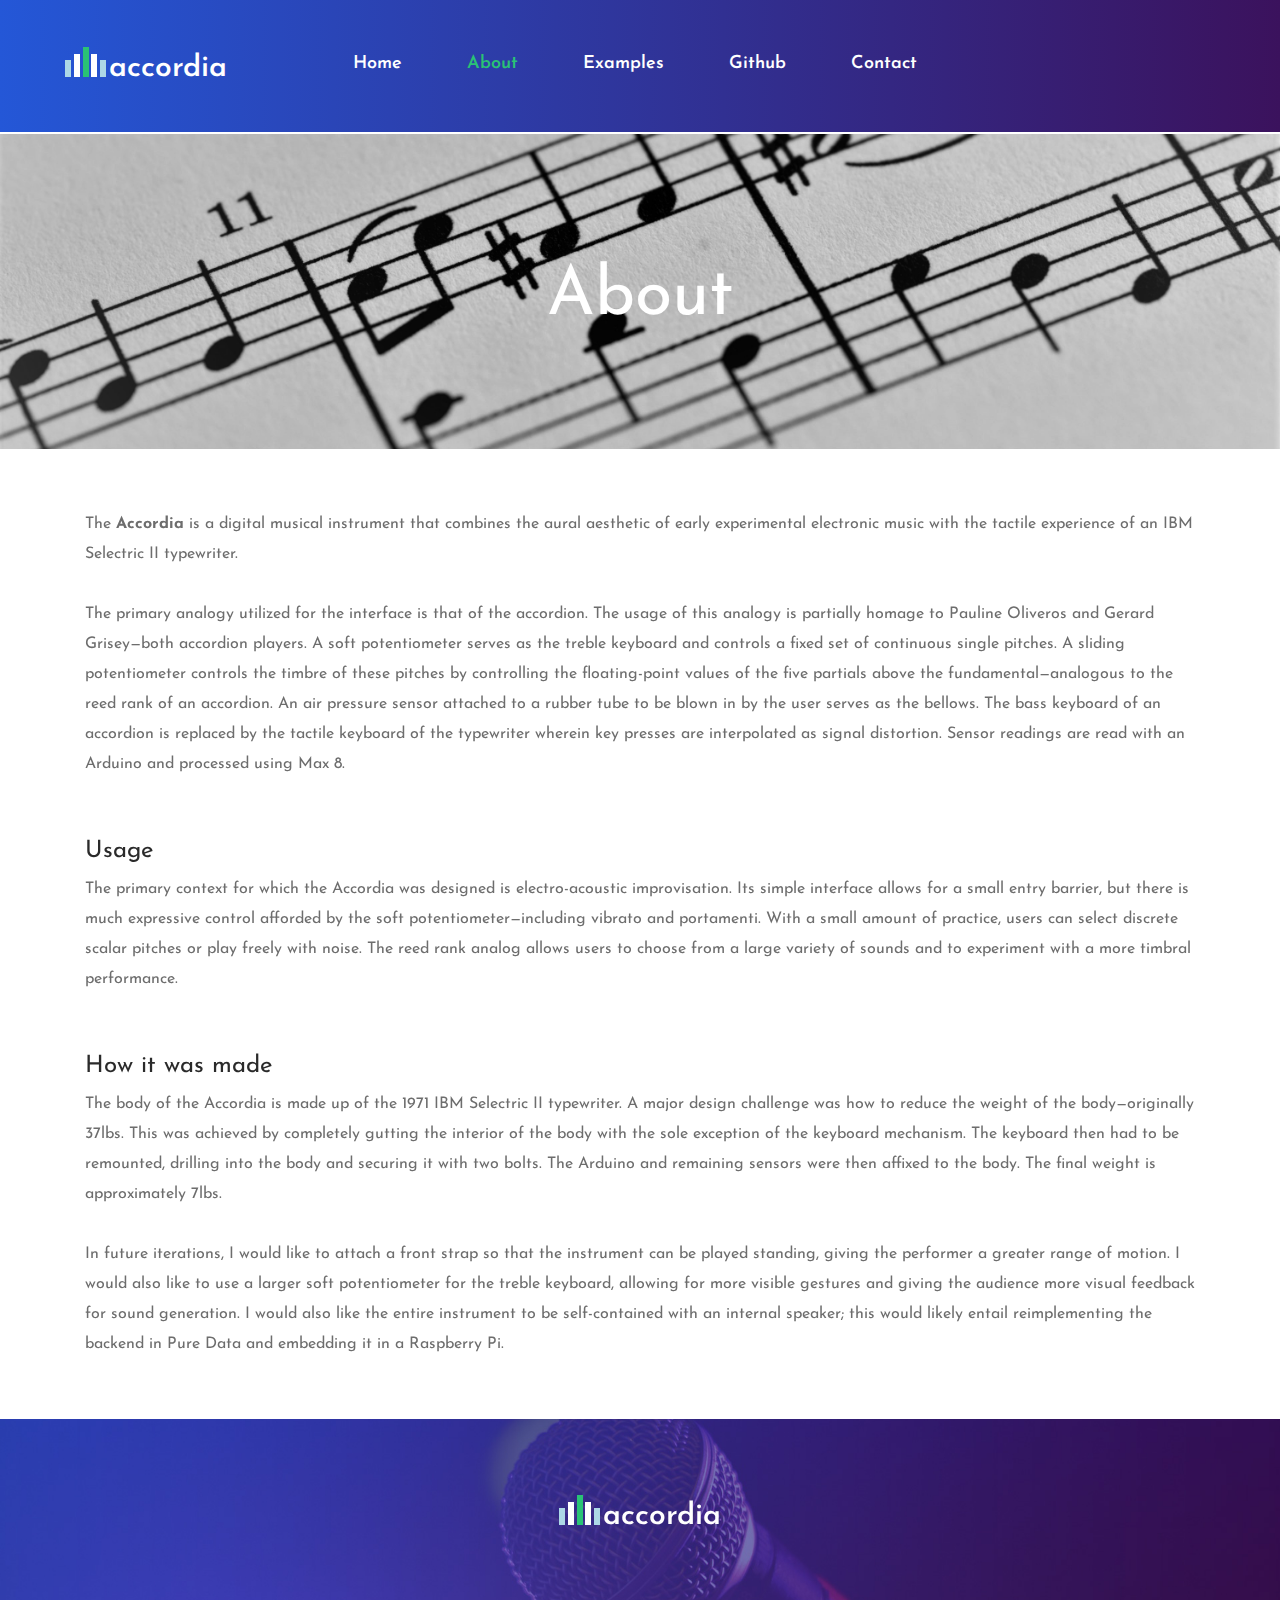
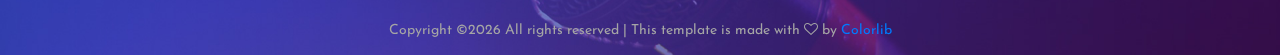
<file: docs/about.html>
<!DOCTYPE html>
<html lang="en">
<head>
<title>About</title>
<meta charset="utf-8">
<meta http-equiv="X-UA-Compatible" content="IE=edge">
<meta name="description" content="Music template project">
<meta name="viewport" content="width=device-width, initial-scale=1">
<link rel="stylesheet" type="text/css" href="styles/bootstrap-4.1.2/bootstrap.min.css">
<link href="plugins/font-awesome-4.7.0/css/font-awesome.min.css" rel="stylesheet" type="text/css">
<link rel="stylesheet" type="text/css" href="styles/elements.css">
<link rel="stylesheet" type="text/css" href="styles/elements_responsive.css">
</head>
<body>

<div class="super_container">
	
	<!-- Header -->

<header class="header">
	<div class="container">
		<div class="row">
			<div class="col">
				<div class="header_content d-flex flex-row align-items-center justify-content-center">

					<!-- Logo -->
					<div class="logo">
						<a href="#" class="d-flex flex-row align-items-end justify-content-start">
							<span class="logo_bars d-flex flex-row align-items-end justify-content-between"><span></span><span></span><span></span><span></span><span></span></span>
							<span class="logo_text">accordia</span>
						</a>
					</div>

					<!-- Main Navigation -->
					<nav class="main_nav">
						<ul class="d-flex flex-row align-items-center justify-content-start">
							<li><a href="index.html">Home</a></li>
							<li><a style="color: #2ac275;" href="about.html">About</a></li>
							<li><a href="implementation.html">Examples</a></li>
							<li><a href="https://github.com/c-roberts/accordia">Github</a></li>
							<li><a href="contact.html">Contact</a></li>
						</ul>
					</nav>

				</div>
			</div>
		</div>
	</div>
</header>

	<!-- Menu -->

	<div class="menu">
			<div class="menu_container">
				<div class="menu_background"></div>
				<div class="menu_close"><i class="fa fa-times" aria-hidden="true"></i></div>
				<div class="menu_content d-flex flex-column align-items-center justify-content-start">
					<nav class="menu_nav">
						<ul class="d-flex flex-column align-items-center justify-content-start">
							<li><a href="index.html">Home</a></li>
							<li><a href="artists.html">Artists</a></li>
							<li><a href="#">Download Music</a></li>
							<li><a href="blog.html">News</a></li>
							<li><a href="contact.html">Contact</a></li>
						</ul>
					</nav>
				</div>
			</div>
		</div>



	<!-- Home -->

	<div class="home">
		<div class="parallax_background parallax-window" data-parallax="scroll" data-image-src="images/background2.jpg" data-speed="0.8"></div>
		<div class="home_container">
			<div class="container">
				<div class="row">
					<div class="col">
						<div class="home_content text-center">
							<div class="home_title">About</div>
						</div>
					</div>
				</div>
			</div>
		</div>
	</div>

	<!-- Text Area -->

	<div class="elements">
		<div class="container">
			<div id="text-area">
				<p>
				The <b>Accordia</b> is a digital musical instrument that combines the aural aesthetic of 
				early experimental electronic music with the tactile experience of an IBM Selectric II typewriter. 
				<br><br>The primary analogy utilized for the interface is that of the accordion. The usage of 
				this analogy is partially homage to Pauline Oliveros and Gerard Grisey—both accordion players. 
				A soft potentiometer serves as the treble keyboard and controls a fixed set of continuous single
				pitches. A sliding potentiometer controls the timbre of these pitches by controlling the floating-point 
				values of the five partials above the fundamental—analogous to the reed rank of an accordion. An air 
				pressure sensor attached to a rubber tube to be blown in by the user serves as the bellows. The bass 
				keyboard of an accordion is replaced by the tactile keyboard of the typewriter wherein key presses 
				are interpolated as signal distortion. Sensor readings are read with an Arduino and processed using Max 8.
				</p><br><br>
				<h3>Usage</h3>
				<p>The primary context for which the Accordia was designed is electro-acoustic improvisation. 
				Its simple interface allows for a small entry barrier, but there is much expressive control afforded
				by the soft potentiometer—including vibrato and portamenti. With a small amount of practice, users can
				select discrete scalar pitches or play freely with noise. The reed rank analog allows users to choose from
				a large variety of sounds and to experiment with a more timbral performance.
				</p><br><br>
				
				<h3>How it was made</h3>
				<p>
				The body of the Accordia is made up of the 1971 IBM Selectric II typewriter.
				A major design challenge was how to reduce the weight of the body—originally 37lbs.
				This was achieved by completely gutting the interior of the body with the sole exception 
				of the keyboard mechanism. The keyboard then had to be remounted, drilling into the body and securing it with two bolts. The Arduino and 
				remaining sensors were then affixed to the body. The final weight is approximately 7lbs.
				<br><br>In future iterations, I would like to attach a front strap so that the instrument can be played standing, 
				giving the performer a greater range of motion. I would also like to use a larger soft potentiometer for the treble keyboard, 
				allowing for more visible gestures and giving the audience more visual feedback for sound generation. I would also like the entire
				instrument to be self-contained with an internal speaker; this would likely entail reimplementing the backend in Pure Data and embedding
				it in a Raspberry Pi.

			</p>




			</div>

		</div>
	</div>

	<!-- Footer -->

	<footer class="footer">
		<div class="background_image" style="background-image:url(images/footer.jpg)"></div>
		<div class="footer_content">
			<div class="container">
				<div class="row">
					<div class="col text-center">

						<!-- Logo -->
						<div class="logo">
							<a href="#" class="d-flex flex-row align-items-end justify-content-start">
								<span class="logo_bars d-flex flex-row align-items-end justify-content-between"><span></span><span></span><span></span><span></span><span></span></span>
								<span class="logo_text">accordia</span>
							</a>
						</div>



					</div>
				</div>
			</div>
		</div>
		<div class="footer_bar">
			<div class="container">
				<div class="row">
					<div class="col">
						<div class="copyright text-center"><!-- Link back to Colorlib can't be removed. Template is licensed under CC BY 3.0. -->
Copyright &copy;<script>document.write(new Date().getFullYear());</script> All rights reserved | This template is made with <i class="fa fa-heart-o" aria-hidden="true"></i> by <a href="https://colorlib.com" target="_blank">Colorlib</a>
<!-- Link back to Colorlib can't be removed. Template is licensed under CC BY 3.0. --></div>
					</div>
				</div>
			</div>
		</div>
			
	</footer>
</div>

<script src="js/jquery-3.3.1.min.js"></script>
<script src="styles/bootstrap-4.1.2/popper.js"></script>
<script src="styles/bootstrap-4.1.2/bootstrap.min.js"></script>
<script src="plugins/greensock/TweenMax.min.js"></script>
<script src="plugins/greensock/TimelineMax.min.js"></script>
<script src="plugins/scrollmagic/ScrollMagic.min.js"></script>
<script src="plugins/greensock/animation.gsap.min.js"></script>
<script src="plugins/greensock/ScrollToPlugin.min.js"></script>
<script src="plugins/jPlayer/jquery.jplayer.min.js"></script>
<script src="plugins/jPlayer/jplayer.playlist.min.js"></script>
<script src="plugins/easing/easing.js"></script>
<script src="plugins/progressbar/progressbar.min.js"></script>
<script src="plugins/parallax-js-master/parallax.min.js"></script>
<script src="plugins/scrollTo/jquery.scrollTo.min.js"></script>
<script src="plugins/jquery-circle-progress-1.2.2/circle-progress.js"></script>
<script src="js/elements.js"></script>
</body>
</html>
</file>
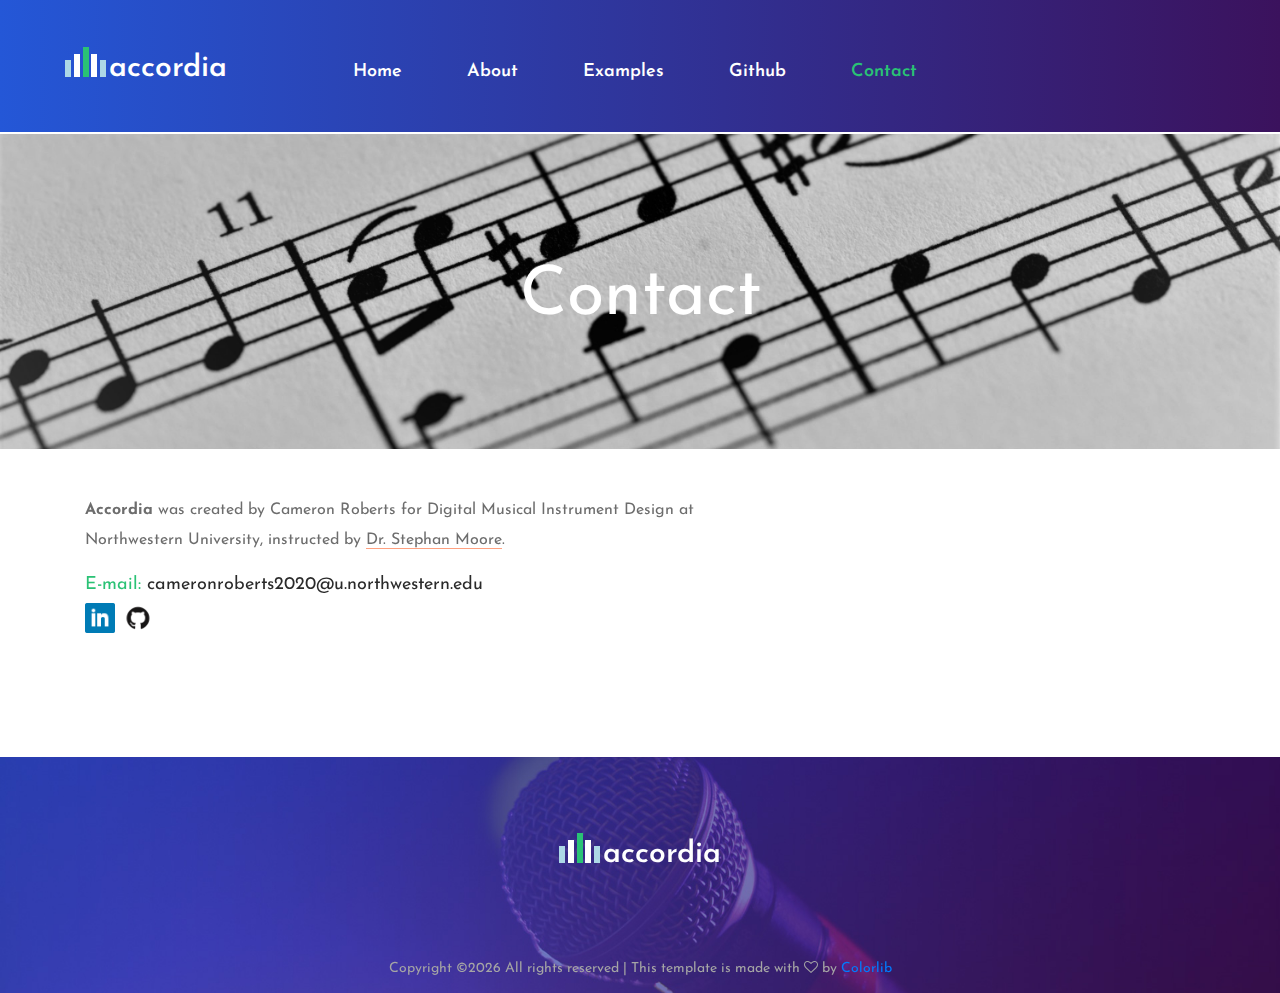
<file: docs/contact.html>
<!DOCTYPE html>
<html lang="en">
<head>
<title>Contact</title>
<meta charset="utf-8">
<meta http-equiv="X-UA-Compatible" content="IE=edge">
<meta name="description" content="Music template project">
<meta name="viewport" content="width=device-width, initial-scale=1">
<link rel="stylesheet" type="text/css" href="styles/bootstrap-4.1.2/bootstrap.min.css">
<link href="plugins/font-awesome-4.7.0/css/font-awesome.min.css" rel="stylesheet" type="text/css">
<link rel="stylesheet" type="text/css" href="styles/contact.css">
<link rel="stylesheet" type="text/css" href="styles/contact_responsive.css">
</head>
<body>

<div class="super_container">
	
	<!-- Header -->
	<header class="header">
		<div class="container">
			<div class="row">
				<div class="col">
					<div class="header_content d-flex flex-row align-items-center justify-content-center">
	
						<!-- Logo -->
						<div class="logo">
							<a href="#" class="d-flex flex-row align-items-end justify-content-start">
								<span class="logo_bars d-flex flex-row align-items-end justify-content-between"><span></span><span></span><span></span><span></span><span></span></span>
								<span class="logo_text">accordia</span>
							</a>
						</div>
	
						<!-- Main Navigation -->
						<nav class="main_nav">
							<ul class="d-flex flex-row align-items-center justify-content-start">
								<li><a href="index.html">Home</a></li>
								<li><a href="about.html">About</a></li>
								<li><a href="implementation.html">Examples</a></li>
								<li><a href="https://github.com/c-roberts/accordia">Github</a></li>
								<li><a style="color: #2ac275;" href="contact.html">Contact</a></li>
							</ul>
						</nav>

					<!-- User area -->
					<div class="log_reg d-flex flex-row align-items-center justify-content-start">


							<!-- Hamburger -->
							<div class="hamburger d-flex flex-column align-items-end justify-content-between"><div></div><div></div><div></div></div>
						</div>
	
					</div>
				</div>
			</div>
		</div>
	</header>





	<!-- Home -->

	<div class="home">
		<div class="parallax_background parallax-window" data-parallax="scroll" data-image-src="images/background2.jpg" data-speed="0.8"></div>
		<div class="home_container">
			<div class="container">
				<div class="row">
					<div class="col">
						<div class="home_content text-center">
							<div class="home_title">Contact</div>
						</div>
					</div>
				</div>
			</div>
		</div>
	</div>

	<!-- Contact -->

	<div class="contact">
		<div class="container">
				
				<!-- Contact Content -->
	


					<div class="contact_content" style="">
						<div style="width:60%;" >
							<p><b>Accordia</b> was created by Cameron Roberts for Digital Musical Instrument Design at Northwestern University, 
								instructed by <a href="https://oddnoise.com/aboutme.html"> Dr. Stephan Moore</a>.</p>
							</div>
						<div class="contact_list">
							<ul>
								<li><span>E-mail:</span> cameronroberts2020@u.northwestern.edu</li>
							</ul>
						</div>
					</div>

					<div style="width:20%; ">
						<div id="team" >
							<div id="social"><a href="https://www.linkedin.com/in/cameron-roberts-1b112a160/"><img  src="images/linkedin.png" alt="" width="30" height="30">
							</a><a href="https://github.com/c-roberts"><img  src="images/github.png" alt="" width="30" height="30"></a></div>
	
						</div>
					</div>
				


		</div>
	</div>


	<!-- Footer -->

	<footer class="footer">
		<div class="background_image" style="background-image:url(images/footer.jpg)"></div>
		<div class="footer_content">
			<div class="container">
				<div class="row">
					<div class="col text-center">

						<!-- Logo -->
						<div class="logo">
							<a href="#" class="d-flex flex-row align-items-end justify-content-start">
								<span class="logo_bars d-flex flex-row align-items-end justify-content-between"><span></span><span></span><span></span><span></span><span></span></span>
								<span class="logo_text">accordia</span>
							</a>
						</div>

						<!-- Footer Social -->

					</div>
				</div>
			</div>
		</div>
		<div class="footer_bar">
			<div class="container">
				<div class="row">
					<div class="col">
						<div class="copyright text-center"><!-- Link back to Colorlib can't be removed. Template is licensed under CC BY 3.0. -->
Copyright &copy;<script>document.write(new Date().getFullYear());</script> All rights reserved | This template is made with <i class="fa fa-heart-o" aria-hidden="true"></i> by <a href="https://colorlib.com" target="_blank">Colorlib</a>
<!-- Link back to Colorlib can't be removed. Template is licensed under CC BY 3.0. --></div>
					</div>
				</div>
			</div>
		</div>
			
	</footer>


</div>

<script src="js/jquery-3.3.1.min.js"></script>
<script src="styles/bootstrap-4.1.2/popper.js"></script>
<script src="styles/bootstrap-4.1.2/bootstrap.min.js"></script>
<script src="plugins/greensock/TweenMax.min.js"></script>
<script src="plugins/greensock/TimelineMax.min.js"></script>
<script src="plugins/scrollmagic/ScrollMagic.min.js"></script>
<script src="plugins/greensock/animation.gsap.min.js"></script>
<script src="plugins/greensock/ScrollToPlugin.min.js"></script>
<script src="plugins/jPlayer/jquery.jplayer.min.js"></script>
<script src="plugins/easing/easing.js"></script>
<script src="plugins/progressbar/progressbar.min.js"></script>
<script src="plugins/parallax-js-master/parallax.min.js"></script>
<script src="plugins/scrollTo/jquery.scrollTo.min.js"></script>
<script src="js/contact.js"></script>
</body>
</html>
</file>
<file: docs/styles/elements.css>
@charset "utf-8";
/* CSS Document */

/******************************

[Table of Contents]

1. Fonts
2. Body and some general stuff
3. Header
4. Menu
5. Home
6. Elements
	6.1 Buttons
	6.2 Accordions
	6.3 Tabs
	6.4 Loaders
	6.5 Milestones
	6.6 Icon Boxes
7. Footer


******************************/

/***********
1. Fonts
***********/

@import url('https://fonts.googleapis.com/css?family=Josefin+Sans:300,400,600,700');

/*********************************
2. Body and some general stuff
*********************************/

*
{
	margin: 0;
	padding: 0;
	-webkit-font-smoothing: antialiased;
	-webkit-text-shadow: rgba(0,0,0,.01) 0 0 1px;
	text-shadow: rgba(0,0,0,.01) 0 0 1px;
}
body
{
	font-family: 'Josefin Sans', sans-serif;
	font-size: 14px;
	font-weight: 400;
	background: #FFFFFF;
	color: #a5a5a5;
}
div
{
	display: block;
	position: relative;
	-webkit-box-sizing: border-box;
    -moz-box-sizing: border-box;
    box-sizing: border-box;
}
ul
{

}

p
{
	font-family: 'Josefin Sans', sans-serif;
	font-size: 16px;
	line-height: 1.875;
	font-weight: 400;
	color: #6d6d6d;
	-webkit-font-smoothing: antialiased;
	-webkit-text-shadow: rgba(0,0,0,.01) 0 0 1px;
	text-shadow: rgba(0,0,0,.01) 0 0 1px;
}
p a
{
	display: inline;
	position: relative;
	color: inherit;
	border-bottom: solid 1px #ffa07f;
	-webkit-transition: all 200ms ease;
	-moz-transition: all 200ms ease;
	-ms-transition: all 200ms ease;
	-o-transition: all 200ms ease;
	transition: all 200ms ease;
}
p:last-of-type
{
	margin-bottom: 0;
}
a
{
	-webkit-transition: all 200ms ease;
	-moz-transition: all 200ms ease;
	-ms-transition: all 200ms ease;
	-o-transition: all 200ms ease;
	transition: all 200ms ease;
}
a, a:hover, a:visited, a:active, a:link
{
	text-decoration: none;
	-webkit-font-smoothing: antialiased;
	-webkit-text-shadow: rgba(0,0,0,.01) 0 0 1px;
	text-shadow: rgba(0,0,0,.01) 0 0 1px;
}
p a:active
{
	position: relative;
	color: #FF6347;
}
p a:hover
{
	color: #FFFFFF;
	background: #ffa07f;
}
p a:hover::after
{
	opacity: 0.2;
}
::selection
{
	background: rgba(42,194,117,0.9);
	color: #ffffff;
}
p::selection
{
	
}
h1{font-size: 48px;}
h2{font-size: 36px;}
h3{font-size: 24px;}
h4{font-size: 18px;}
h5{font-size: 14px;}
h1, h2, h3, h4, h5, h6
{
	font-family: 'Josefin Sans', sans-serif;
	-webkit-font-smoothing: antialiased;
	-webkit-text-shadow: rgba(0,0,0,.01) 0 0 1px;
	text-shadow: rgba(0,0,0,.01) 0 0 1px;
	line-height: 1.2;
	color: #2a2a2a;
	font-weight: 400;
}
h1::selection, 
h2::selection, 
h3::selection, 
h4::selection, 
h5::selection, 
h6::selection
{
	
}
img
{
	max-width: 100%;
}
button:active
{
	outline: none;
}
.form-control
{
	color: #db5246;
}
section
{
	display: block;
	position: relative;
	box-sizing: border-box;
}
.clear
{
	clear: both;
}
.clearfix::before, .clearfix::after
{
	content: "";
	display: table;
}
.clearfix::after
{
	clear: both;
}
.clearfix
{
	zoom: 1;
}
.float_left
{
	float: left;
}
.float_right
{
	float: right;
}
.trans_200
{
	-webkit-transition: all 200ms ease;
	-moz-transition: all 200ms ease;
	-ms-transition: all 200ms ease;
	-o-transition: all 200ms ease;
	transition: all 200ms ease;
}
.trans_300
{
	-webkit-transition: all 300ms ease;
	-moz-transition: all 300ms ease;
	-ms-transition: all 300ms ease;
	-o-transition: all 300ms ease;
	transition: all 300ms ease;
}
.trans_400
{
	-webkit-transition: all 400ms ease;
	-moz-transition: all 400ms ease;
	-ms-transition: all 400ms ease;
	-o-transition: all 400ms ease;
	transition: all 400ms ease;
}
.trans_500
{
	-webkit-transition: all 500ms ease;
	-moz-transition: all 500ms ease;
	-ms-transition: all 500ms ease;
	-o-transition: all 500ms ease;
	transition: all 500ms ease;
}
.fill_height
{
	height: 100%;
}
.super_container
{
	width: 100%;
	overflow: hidden;
}
.prlx_parent
{
	overflow: hidden;
}
.prlx
{
	height: 130% !important;
}
.parallax-window
{
    min-height: 400px;
    background: transparent;
}
.parallax_background
{
	position: absolute;
	top: 0;
	left: 0;
	width: 100%;
	height: 100%;
}
.background_image
{
	position: absolute;
	top: 0;
	left: 0;
	width: 100%;
	height: 100%;
	background-repeat: no-repeat;
	background-size: cover;
	background-position: center center;
}
.nopadding
{
	padding: 0px !important;
}
.owl-carousel,
.owl-carousel .owl-stage-outer,
.owl-carousel .owl-stage,
.owl-carousel .owl-item
{
	height: 100%;
}
.slide
{
	height: 100%;
}
.container_reset > .container
{
	max-width: 100%;
	padding-left: 0;
	padding-right: 0;
}
.container_reset > .container .row
{
	margin-left: 0;
	margin-right: 0;
}
.container_reset > .container .row > div[class^='col']
{
	padding-left: 0;
	padding-right: 0;
}
.button
{
	position: relative;
	overflow: hidden;
	width: 200px;
    height: 56px;
    border-radius: 22px;
    border: none;
    outline: none;
    cursor: pointer;
    text-align: center;
}
.button::after
{
	display: block;
	position: absolute;
	top: 0;
	left: -100%;
	width: 200%;
	height: 100%;
	background-color: #2ac275;
	background-image: linear-gradient(to right, #2ac275, #cbdc0b, #2ac275);
	background: #2ac275;
	background: linear-gradient(to right, #2ac275, #cbdc0b, #2ac275);
	content: '';
	z-index: 0;
	-webkit-transition: all 400ms ease;
	-moz-transition: all 400ms ease;
	-ms-transition: all 400ms ease;
	-o-transition: all 400ms ease;
	transition: all 400ms ease;
}
.button:hover::after
{
	left: 0;
}
.button a
{
	position: relative;
	font-size: 14px;
    font-weight: 700;
    color: #ffffff;
    text-transform: uppercase;
    z-index: 1;
    line-height: 56px;
}
.button span
{
	position: relative;
	font-size: 14px;
    font-weight: 700;
    color: #ffffff;
    line-height: 56px;
    text-transform: uppercase;
	z-index: 1;
}
.section_title h1
{
	font-size: 60px;
	font-weight: 400;
}

/*********************************
3. Header
*********************************/

.header
{
	position: fixed;
	top: 0;
	left: 0;
	width: 100%;
	background-color: #3b125d;
	background-image: linear-gradient(to right, #2457d7, #3b125d);
	background: #3b125d;
	background: linear-gradient(to right, #2457d7, #3b125d);
	z-index: 100;
}
/*Header gradient bottom border*/
.header::after
{
	position: absolute;
	left: 0;
	bottom: 0;
	width: 100%;
	height: 2px;
	content: '';
	background-color: white;
}
.header_content
{
	width: calc(100% + 30px);
	left: -20px;
	height: 134px;
	-webkit-transition: all 400ms ease;
	-moz-transition: all 400ms ease;
	-ms-transition: all 400ms ease;
	-o-transition: all 400ms ease;
	transition: all 400ms ease;
}
.header.scrolled .header_content
{
	height: 75px;
}
.logo
{
	position: absolute;
	left: 0;
	top: 46%;
	-webkit-transform: translateY(-50%);
	-moz-transform: translateY(-50%);
	-ms-transform: translateY(-50%);
	-o-transform: translateY(-50%);
	transform: translateY(-50%);
}
.logo_bars
{
	width: 41px;
	height: 30px;
}
.logo_bars > span
{
	width: 6px;
}
.logo_bars > span:first-of-type,
.logo_bars > span:last-of-type
{
	height: 17px;
	background: lightblue;
}
.logo_bars > span:nth-child(2),
.logo_bars > span:nth-child(4)
{
	height: 23px;
	background: white;
}
.logo_bars > span:nth-child(3)
{
	height: 30px;
	background: #2ac275;
}
.logo_text
{
	line-height: 0.75;
	font-size: 30px;
	font-weight: 600;
	color: #ffffff;
	margin-left: 3px;
	-webkit-transform: translateY(4px);
	-moz-transform: translateY(4px);
	-ms-transform: translateY(4px);
	-o-transform: translateY(4px);
	transform: translateY(4px);
}
.main_nav
{
	-webkit-transform: translateY(5px);
	-moz-transform: translateY(5px);
	-ms-transform: translateY(5px);
	-o-transform: translateY(5px);
	transform: translateY(5px);
}
.main_nav ul li
{
	position: relative;
	list-style: none;
	margin-bottom: 0px;
}
.main_nav ul li:not(:last-of-type)
{
	margin-right: 65px;
}
.main_nav ul li a
{
	font-size: 18px;
	font-weight: 600;
	color: #ffffff;
}
.main_nav ul li a:hover,
.main_nav ul li.active a
{
	color: #2ac275;
}
.main_nav ul li.active::after
{
	position: absolute;
	left: 50%;
	-webkit-transform: translateX(-50%);
	-moz-transform: translateX(-50%);
	-ms-transform: translateX(-50%);
	-o-transform: translateX(-50%);
	transform: translateX(-50%);
	bottom: -20px;
	width: 14px;
	height: 14px;
	background: #2ac275;
	border-radius: 50%;
	content: '';
	-webkit-transition: all 400ms ease;
	-moz-transition: all 400ms ease;
	-ms-transition: all 400ms ease;
	-o-transition: all 400ms ease;
	transition: all 400ms ease;
}
.header.scrolled .main_nav ul li.active::after
{
	bottom: -10px;
	width: 10px;
	height: 10px;
}
.log_reg
{
	position: absolute;
	top: 44%;
	right: 0;
	flex: 0 0 auto;
}
.header.scrolled .log_reg
{
	top: 50%;
	-webkit-transform: translateY(-50%);
	-moz-transform: translateY(-50%);
	-ms-transform: translateY(-50%);
	-o-transform: translateY(-50%);
	transform: translateY(-50%);
}
.log_reg ul
{
	display: block;
}
.log_reg ul li
{
	position: relative;
}
.log_reg ul li:not(:last-of-type)
{
	padding-right: 18px;
	margin-right: 1px;
}
.log_reg ul li:not(:last-of-type)::after
{
	position: absolute;
	top: 0;
	right: 0;
	content: '/';
	font-size: 18px;
	font-weight: 600;
	color: #ffffff;
	margin-left: 5px;
	margin-right: 5px;
}
.log_reg ul li a
{
	font-size: 18px;
	font-weight: 600;
	color: #ffffff;
}
.log_reg ul li a:hover
{
	color: #2e9e7a;
}


/*********************************
4. Menu
*********************************/

.menu
{
	position: fixed;
	top: 0;
	left: 0;
	width: 100vw;
	height: 100vh;
	z-index: 101;
	visibility: hidden;
	opacity: 0;
	-webkit-transition: all 400ms ease;
	-moz-transition: all 400ms ease;
	-ms-transition: all 400ms ease;
	-o-transition: all 400ms ease;
	transition: all 400ms ease;
}
.menu.active
{
	visibility: visible;
	opacity: 1;
}
.menu_container
{
	width: 100%;
	height: 100%;
}
.menu_background
{
	position: absolute;
	top: 0;
	left: 0;
	width: 100%;
	height: 100%;
	background-color: #3b125d;
	background-image: linear-gradient(to right, #2457d7, #3b125d);
	background: #3b125d;
	background: linear-gradient(to right, #2457d7, #3b125d);
	opacity: 0.95;
}
.menu_close
{
	position: absolute;
	top: 50px;
	right: 50px;
	cursor: pointer;
}
.menu_close i
{
	font-size: 22px;
	color: #ffffff;
}
.menu_content
{
	position: absolute;
	top: 40%;
	-webkit-transform: translateY(-50%);
	-moz-transform: translateY(-50%);
	-ms-transform: translateY(-50%);
	-o-transform: translateY(-50%);
	transform: translateY(-50%);
	left: 0;
	width: 100%;
}
.menu_nav ul li
{
	position: relative;
	display: inline-block;
	
}
.menu_nav ul li::after
{
	display: block;
	position: absolute;
	top: 53%;
	-webkit-transform: translateY(-50%);
	-moz-transform: translateY(-50%);
	-ms-transform: translateY(-50%);
	-o-transform: translateY(-50%);
	transform: translateY(-50%);
	left: 0;
	width: 0;
	height: 3px;
	background: #ffffff;
	content: '';
	z-index: 1;
	-webkit-transition: all 400ms ease;
	-moz-transition: all 400ms ease;
	-ms-transition: all 400ms ease;
	-o-transition: all 400ms ease;
	transition: all 400ms ease;
}
.menu_nav ul li:hover::after
{
	width: 100%;
}
.menu_nav ul li a
{
	font-size: 36px;
	font-weight: 400;
	color: #ffffff;
}

/*********************************
5. Home
*********************************/

.home
{
	height: 449px;
}
.home_container
{
	position: absolute;
	left: 0;
	top: 57.2%;
	width: 100%;
}
.home_title
{
	font-size: 68px;
	font-weight: 400;
	color: #ffffff;
	line-height: 1.2;
}

/*********************************
8. Songs
*********************************/

.songs
{
	background: #ffffff;
	padding-top: 119px;
	padding-bottom: 119px;
}
.songs_title
{
	margin-top: 32px;
}
.songs_title h1
{
	font-size: 48px;
	font-weight: 400;
	color: #2a2a2a;
}
.songs_text
{
	margin-top: 13px;
}
.artist_store
{
	margin-top: 47px;
	padding-left: 2px;
}
.store
{
	width: 91px;
}
.store:not(:last-child)
{
	margin-right: 11px;
}
.songs_container
{
	width: calc(100% + 31px);
}
.song:not(:last-child)
{
	margin-bottom: 18px;
}
.single_player_container
{
	
}
.single_player
{
	width: 100%;
	background: #eef2f6;
	border-radius: 22px;
	padding-left: 23px;
	padding-right: 55px;
}
.single_player_inner
{
	height: 102px;
}
.jp-audio
{
	width: 100%;
}
.time_controls
{
	width: calc(100% - 193px);
	flex: 0 0 auto;
}
.player_controls_box
{
	width: 84px;
	padding-right: 25px;
	flex: 0 0 auto;
}
.player_bars
{
	width: calc(100% - 84px);
}
.player_progress_box
{
	width: calc(100% - 193px);
}
.player_controls > button:not(:last-of-type)
{
	margin-right: 5px;
}
.play_button
{
	width: 100%;
}
.player_button
{
	position: relative;
	width: 27px;
	height: 27px;
	background: transparent;
	border: solid 3px #948585;
	border-radius: 50%;
	outline: none !important;
	cursor: pointer;
	flex: 0 0 auto;
}
.player_button.jp-play
{
	background: #ff1a4b;
	border-color: #ff1a4b;
}
.player_button::after
{
	display: block;
	position: absolute;
}
.jp-play::after
{
	left: 6px;
	top: 3px;
	width: 11px;
	height: 13px;
	content: url(../images/play_small.png);
}
.jp-state-playing .jp-play
{
	background: #ff1a4b;
	border-color: #ff1a4b;
}
.jp-state-playing .jp-play::after
{
	top: 2px !important;
	left: 5px !important;
	content: url(../images/pause_small.png);
	left: 50%;
}
.jp-stop::after
{
	top: 7px;
	left: 7px;
	width: 7px;
	height: 7px;
	background: #948585;
	content: '';
}
.song_info
{
	position: absolute;
	top: -27px;
	left: 0;
}
.jp-artist
{
	font-size: 16px;
	font-weight: 700;
	color: #ffffff;
	text-transform: uppercase;
	margin-top: -1px;
}
.jp-title
{
	font-size: 14px;
	font-weight: 400;
	color: rgba(42,42,42,0.7);
	margin-top: 2px;
}
.jp-progress
{
	width: 100%;
	cursor: pointer;
}
.jp-seek-bar
{
	height: 100%;
	padding-top: 5px;
	padding-bottom: 5px;
	background: transparent;
	margin-bottom: -5px;
}
.jp-seek-bar > div
{
	height: 2px;
	background: #949494;
}
.jp-play-bar
{
	height: 100%;
	background: #2ac275;
	overflow: visible !important;
}
.jp-play-bar > span
{
	position: absolute;
	top: 50%;
	-webkit-transform: translateY(-50%);
	-moz-transform: translateY(-50%);
	-ms-transform: translateY(-50%);
	-o-transform: translateY(-50%);
	transform: translateY(-50%);
	right: -6px;
	width: 12px;
	height: 12px;
	border-radius: 50%;
	background: #2ac275;
}
.jp-current-time
{
	position: absolute;
	bottom: -35px;
	left: 0;
	font-size: 16px;
	font-weight: 400;
	color: #b8b8b8;
}
.jp-duration
{
	position: absolute;
	bottom: -35px;
	right: 0;
	font-size: 16px;
	font-weight: 400;
	color: #b8b8b8;
}
.jp-volume-controls
{
	width: 193px;
	padding-left: 42px;
	flex: 0 0 auto;
}
.jp-volume-controls > div:first-child
{
	
}
.mute_button
{
	position: absolute;
	left: 42px;
	bottom: 19px;
}
.jp-mute
{
	position: relative;
	background: transparent;
	border: none;
	outline: none !important;
	cursor: pointer;
}
.jp-mute::after
{
	display: block;
	position: absolute;
	top: 0;
	left: 0;
	width: 100%;
	height: 100%;
	content: url(../images/mute_off_small.png);
}
.jp-state-muted .jp-mute::after
{
	content: url(../images/mute_on_small.png);
}
.jp-volume-bar
{
	width: 100%;
	padding-top: 5px;
	padding-bottom: 5px;
	background: transparent;
	overflow: hidden;
	cursor: pointer;
}
.jp-volume-bar > div
{
	width: 100%;
	height: 100%;
	height: 2px;
	background: #949494;
}
.jp-volume-bar-value
{
	height: 100%;
	background: #2ac275;
}


/*********************************
6. Elements
*********************************/

.elements
{
	background: #ffffff;
	padding-top: 60px;
	padding-bottom: 60px;
	font-size: 20;
}
.elements_title h1
{
	font-size: 60px;
	font-weight: 400;
	color: #2a2a2a;
}

.elements_title p
{
	font-size: 60px;
	font-weight: 400;
	color: #2a2a2a;
	font-size: 20em;

}

/*********************************
6.1 DEP
*********************************/
.dep ul li a {
	text-decoration: none;
	-webkit-font-smoothing: antialiased;
	-webkit-text-shadow: rgba(0,0,0,.01) 0 0 1px;
	text-shadow: rgba(0,0,0,.01) 0 0 1px;
}
#dep {
	padding-bottom: 30px;
}

.text-area p{
	padding-bottom:0px;
}


/*********************************
7. Footer
*********************************/

.footer
{
	display: block;
	position: relative;
}
.footer_content
{
	padding-top: 76px;
	padding-bottom: 74px;
}
.footer .logo
{
	display: inline-block;
	position: relative;
	left: auto;
	top: auto;
	-webkit-transform: none;
	-moz-transform: none;
	-ms-transform: none;
	-o-transform: none;
	transform: none;
}
.footer_social
{
	margin-top: 58px;
}
.footer_social ul li:not(:last-of-type)
{
	margin-right: 18px;
}
.footer_social ul li
{
	width: 46px;
	height: 46px;
	border-radius: 50%;
	background: #2ac275;
	-webkit-transition: all 200ms ease;
	-moz-transition: all 200ms ease;
	-ms-transition: all 200ms ease;
	-o-transition: all 200ms ease;
	transition: all 200ms ease;
}
.footer_social ul li:hover
{
	background: #eeff2d;
}
.footer_social ul li a
{
	display: block;
	height: 100%;
}
.footer_social ul li a i
{
	font-size: 20px;
	color: #ffffff;
	line-height: 46px;
	-webkit-transition: all 200ms ease;
	-moz-transition: all 200ms ease;
	-ms-transition: all 200ms ease;
	-o-transition: all 200ms ease;
	transition: all 200ms ease;
}
.footer_social ul li:hover a i
{
	color: #2ac275;
}
.copyright
{
	height: 49px;
	line-height: 49px;
}
</file>
<file: docs/styles/elements_responsive.css>
@charset "utf-8";
/* CSS Document */

/******************************

[Table of Contents]

1. 1600px
2. 1440px
3. 1280px
4. 1199px
5. 1024px
6. 991px
7. 959px
8. 880px
9. 768px
10. 767px
11. 539px
12. 479px
13. 400px

******************************/

/************
1. 1600px
************/

@media only screen and (max-width: 1600px)
{
	
}

/************
2. 1440px
************/

@media only screen and (max-width: 1440px)
{
	
}

/************
3. 1380px
************/

@media only screen and (max-width: 1380px)
{
	
}

/************
3. 1280px
************/

@media only screen and (max-width: 1280px)
{
	
}

/************
4. 1199px
************/

@media only screen and (max-width: 1199px)
{
	.main_nav ul li:not(:last-of-type)
	{
		margin-right: 40px;
	}
	.nl_col
	{
		margin-top: 40px;
	}
	.newsletter_form_container
	{
		padding-left: 0;
	}
}

/************
4. 1100px
************/

@media only screen and (max-width: 1100px)
{
	
}

/************
5. 1024px
************/

@media only screen and (max-width: 1024px)
{
	
}

/************
6. 991px
************/

@media only screen and (max-width: 991px)
{
	.container_reset > .container
	{
		max-width: 720px;
	}
	.header_content
	{
		width: 100%;
		left: auto;
	}
	.main_nav
	{
		display: none;
	}
	.hamburger
	{
		display: flex !important;
	}
	.tabs_col
	{
		margin-top: 80px;
	}
}

/************
7. 959px
************/

@media only screen and (max-width: 959px)
{
	
}

/************
8. 880px
************/

@media only screen and (max-width: 880px)
{
	
}

/************
9. 768px
************/

@media only screen and (max-width: 768px)
{
	
}

/************
10. 767px
************/

@media only screen and (max-width: 767px)
{
	.elements_title h1
	{
		font-size: 48px;
	}
	.footer_social ul li
	{
		width: 40px;
		height: 40px;
	}
	.footer_social ul li:not(:last-of-type)
	{
		margin-right: 7px;
	}
	.footer_social ul li a i
	{
		font-size: 16px;
		line-height: 40px;
	}
}

/************
11. 575px
************/

@media only screen and (max-width: 575px)
{
	.button
	{
		width: 160px;
		height: 48px;
		border-radius: 17px;
	}
	.button a
	{
		font-size: 12px;
		line-height: 48px;
	}
	.button span
	{
		line-height: 48px;
		font-size: 12px;
	}
	.section_title h1
	{
		font-size: 36px;
	}
	p
	{
		font-size: 14px;
	}
	.header_content
	{
		height: 75px;
	}
	.log_reg
	{
		top: 50%;
		-webkit-transform: translateY(-50%);
		-moz-transform: translateY(-50%);
		-ms-transform: translateY(-50%);
		-o-transform: translateY(-50%);
		transform: translateY(-50%);
	}
	.home
	{
		height: 350px;
	}
	.home_title
	{
		font-size: 36px;
	}
	.menu_close
	{
		right: 30px;
	}
	.log_reg ul li a
	{
		font-size: 16px;
	}
	.menu_nav ul li a
	{
		font-size: 30px;
	}
	.elements_title h1
	{
		font-size: 36px;
	}
	.accordion
	{
		height: 48px;
		font-size: 16px;
		padding-left: 30px;
		border-radius: 17px;
	}
	.tab
	{
		height: 48px;
		font-size: 16px;
		border-radius: 17px;
		line-height: 50px;
		padding-left: 25px;
	}
	.accordion::after
	{
		font-size: 16px;
	}
}

/************
11. 539px
************/

@media only screen and (max-width: 539px)
{
	
}

/************
12. 480px
************/

@media only screen and (max-width: 480px)
{
	
}

/************
13. 479px
************/

@media only screen and (max-width: 479px)
{
	
}

/************
14. 400px
************/

@media only screen and (max-width: 400px)
{
	
}
</file>
<file: docs/styles/contact.css>
@charset "utf-8";
/* CSS Document */

/******************************

[Table of Contents]

1. Fonts
2. Body and some general stuff
3. Header
4. Menu
5. Home
6. Contact
7. Contact Map
8. Newsletter
9. Footer


******************************/

/***********
1. Fonts
***********/

@import url('https://fonts.googleapis.com/css?family=Josefin+Sans:300,400,600,700');

/*********************************
2. Body and some general stuff
*********************************/

*
{
	margin: 0;
	padding: 0;
	-webkit-font-smoothing: antialiased;
	-webkit-text-shadow: rgba(0,0,0,.01) 0 0 1px;
	text-shadow: rgba(0,0,0,.01) 0 0 1px;
}
body
{
	font-family: 'Josefin Sans', sans-serif;
	font-size: 14px;
	font-weight: 400;
	background: #FFFFFF;
	color: #a5a5a5;
}
div
{
	display: block;
	position: relative;
	-webkit-box-sizing: border-box;
    -moz-box-sizing: border-box;
    box-sizing: border-box;
}
ul
{
	list-style: none;
	margin-bottom: 0px;
}
p
{
	font-family: 'Josefin Sans', sans-serif;
	font-size: 16px;
	line-height: 1.875;
	font-weight: 400;
	color: #6d6d6d;
	-webkit-font-smoothing: antialiased;
	-webkit-text-shadow: rgba(0,0,0,.01) 0 0 1px;
	text-shadow: rgba(0,0,0,.01) 0 0 1px;
}
p a
{
	display: inline;
	position: relative;
	color: inherit;
	border-bottom: solid 1px #ffa07f;
	-webkit-transition: all 200ms ease;
	-moz-transition: all 200ms ease;
	-ms-transition: all 200ms ease;
	-o-transition: all 200ms ease;
	transition: all 200ms ease;
}
p:last-of-type
{
	margin-bottom: 0;
}
a
{
	-webkit-transition: all 200ms ease;
	-moz-transition: all 200ms ease;
	-ms-transition: all 200ms ease;
	-o-transition: all 200ms ease;
	transition: all 200ms ease;
}
a, a:hover, a:visited, a:active, a:link
{
	text-decoration: none;
	-webkit-font-smoothing: antialiased;
	-webkit-text-shadow: rgba(0,0,0,.01) 0 0 1px;
	text-shadow: rgba(0,0,0,.01) 0 0 1px;
}
p a:active
{
	position: relative;
	color: #FF6347;
}
p a:hover
{
	color: #FFFFFF;
	background: #ffa07f;
}
p a:hover::after
{
	opacity: 0.2;
}
::selection
{
	background: rgba(42,194,117,0.9);
	color: #ffffff;
}
p::selection
{
	
}
h1{font-size: 48px;}
h2{font-size: 36px;}
h3{font-size: 24px;}
h4{font-size: 18px;}
h5{font-size: 14px;}
h1, h2, h3, h4, h5, h6
{
	font-family: 'Josefin Sans', sans-serif;
	-webkit-font-smoothing: antialiased;
	-webkit-text-shadow: rgba(0,0,0,.01) 0 0 1px;
	text-shadow: rgba(0,0,0,.01) 0 0 1px;
	line-height: 1.2;
	color: #2a2a2a;
	font-weight: 700;
}
h1::selection, 
h2::selection, 
h3::selection, 
h4::selection, 
h5::selection, 
h6::selection
{
	
}
img
{
	max-width: 100%;
}
button:active
{
	outline: none;
}
.form-control
{
	color: #db5246;
}
section
{
	display: block;
	position: relative;
	box-sizing: border-box;
}
.clear
{
	clear: both;
}
.clearfix::before, .clearfix::after
{
	content: "";
	display: table;
}
.clearfix::after
{
	clear: both;
}
.clearfix
{
	zoom: 1;
}
.float_left
{
	float: left;
}
.float_right
{
	float: right;
}
.trans_200
{
	-webkit-transition: all 200ms ease;
	-moz-transition: all 200ms ease;
	-ms-transition: all 200ms ease;
	-o-transition: all 200ms ease;
	transition: all 200ms ease;
}
.trans_300
{
	-webkit-transition: all 300ms ease;
	-moz-transition: all 300ms ease;
	-ms-transition: all 300ms ease;
	-o-transition: all 300ms ease;
	transition: all 300ms ease;
}
.trans_400
{
	-webkit-transition: all 400ms ease;
	-moz-transition: all 400ms ease;
	-ms-transition: all 400ms ease;
	-o-transition: all 400ms ease;
	transition: all 400ms ease;
}
.trans_500
{
	-webkit-transition: all 500ms ease;
	-moz-transition: all 500ms ease;
	-ms-transition: all 500ms ease;
	-o-transition: all 500ms ease;
	transition: all 500ms ease;
}
.fill_height
{
	height: 100%;
}
.super_container
{
	width: 100%;
	overflow: hidden;
}
.prlx_parent
{
	overflow: hidden;
}
.prlx
{
	height: 130% !important;
}
.parallax-window
{
    min-height: 400px;
    background: transparent;
}
.parallax_background
{
	position: absolute;
	top: 0;
	left: 0;
	width: 100%;
	height: 100%;
}
.background_image
{
	position: absolute;
	top: 0;
	left: 0;
	width: 100%;
	height: 100%;
	background-repeat: no-repeat;
	background-size: cover;
	background-position: center center;
}
.nopadding
{
	padding: 0px !important;
}
.owl-carousel,
.owl-carousel .owl-stage-outer,
.owl-carousel .owl-stage,
.owl-carousel .owl-item
{
	height: 100%;
}
.slide
{
	height: 100%;
}
.container_reset > .container
{
	max-width: 100%;
	padding-left: 0;
	padding-right: 0;
}
.container_reset > .container .row
{
	margin-left: 0;
	margin-right: 0;
}
.container_reset > .container .row > div[class^='col']
{
	padding-left: 0;
	padding-right: 0;
}
.button
{
	position: relative;
	overflow: hidden;
	width: 200px;
    height: 56px;
    border-radius: 22px;
    border: none;
    outline: none;
    cursor: pointer;
    text-align: center;
}
.button::after
{
	display: block;
	position: absolute;
	top: 0;
	left: -100%;
	width: 200%;
	height: 100%;
	background-color: #2ac275;
	background-image: linear-gradient(to right, #2ac275, #cbdc0b, #2ac275);
	background: #2ac275;
	background: linear-gradient(to right, #2ac275, #cbdc0b, #2ac275);
	content: '';
	z-index: 0;
	-webkit-transition: all 400ms ease;
	-moz-transition: all 400ms ease;
	-ms-transition: all 400ms ease;
	-o-transition: all 400ms ease;
	transition: all 400ms ease;
}
.button:hover::after
{
	left: 0;
}
.button a
{
	position: relative;
	font-size: 14px;
    font-weight: 700;
    color: #ffffff;
    text-transform: uppercase;
    z-index: 1;
    line-height: 56px;
}
.button span
{
	position: relative;
	font-size: 14px;
    font-weight: 700;
    color: #ffffff;
    line-height: 56px;
    text-transform: uppercase;
	z-index: 1;
}
.section_title h1
{
	font-size: 60px;
	font-weight: 400;
}

/*********************************
3. Header
*********************************/

.header
{
	position: fixed;
	top: 0;
	left: 0;
	width: 100%;
	background-color: #3b125d;
	background-image: linear-gradient(to right, #2457d7, #3b125d);
	background: #3b125d;
	background: linear-gradient(to right, #2457d7, #3b125d);
	z-index: 100;
}
/*Header gradient bottom border*/
.header::after
{
	position: absolute;
	left: 0;
	bottom: 0;
	width: 100%;
	height: 2px;
	content: '';
	background-color: white;
}
.header_content
{
	width: calc(100% + 30px);
	left: -20px;
	height: 134px;
	-webkit-transition: all 400ms ease;
	-moz-transition: all 400ms ease;
	-ms-transition: all 400ms ease;
	-o-transition: all 400ms ease;
	transition: all 400ms ease;
}
.header.scrolled .header_content
{
	height: 75px;
}
.logo
{
	position: absolute;
	left: 0;
	top: 46%;
	-webkit-transform: translateY(-50%);
	-moz-transform: translateY(-50%);
	-ms-transform: translateY(-50%);
	-o-transform: translateY(-50%);
	transform: translateY(-50%);
}
.logo_bars
{
	width: 41px;
	height: 30px;
}
.logo_bars > span
{
	width: 6px;
}
.logo_bars > span:first-of-type,
.logo_bars > span:last-of-type
{
	height: 17px;
	background: lightblue;
}
.logo_bars > span:nth-child(2),
.logo_bars > span:nth-child(4)
{
	height: 23px;
	background: white;
}
.logo_bars > span:nth-child(3)
{
	height: 30px;
	background: #2ac275;
}
.logo_text
{
	line-height: 0.75;
	font-size: 30px;
	font-weight: 600;
	color: #ffffff;
	margin-left: 3px;
	-webkit-transform: translateY(4px);
	-moz-transform: translateY(4px);
	-ms-transform: translateY(4px);
	-o-transform: translateY(4px);
	transform: translateY(4px);
}
.main_nav
{
	-webkit-transform: translateY(5px);
	-moz-transform: translateY(5px);
	-ms-transform: translateY(5px);
	-o-transform: translateY(5px);
	transform: translateY(5px);
}
.main_nav ul li
{
	position: relative;
}
.main_nav ul li:not(:last-of-type)
{
	margin-right: 65px;
}
.main_nav ul li a
{
	font-size: 18px;
	font-weight: 600;
	color: #ffffff;
}
.main_nav ul li a:hover,
.main_nav ul li.active a
{
	color: #2ac275;
}
.main_nav ul li.active::after
{
	position: absolute;
	left: 50%;
	-webkit-transform: translateX(-50%);
	-moz-transform: translateX(-50%);
	-ms-transform: translateX(-50%);
	-o-transform: translateX(-50%);
	transform: translateX(-50%);
	bottom: -20px;
	width: 14px;
	height: 14px;
	background: #2ac275;
	border-radius: 50%;
	content: '';
	-webkit-transition: all 400ms ease;
	-moz-transition: all 400ms ease;
	-ms-transition: all 400ms ease;
	-o-transition: all 400ms ease;
	transition: all 400ms ease;
}
.header.scrolled .main_nav ul li.active::after
{
	bottom: -10px;
	width: 10px;
	height: 10px;
}
.log_reg
{
	position: absolute;
	top: 44%;
	right: 0;
	flex: 0 0 auto;
}
.header.scrolled .log_reg
{
	top: 50%;
	-webkit-transform: translateY(-50%);
	-moz-transform: translateY(-50%);
	-ms-transform: translateY(-50%);
	-o-transform: translateY(-50%);
	transform: translateY(-50%);
}
.log_reg ul
{
	display: block;
}
.log_reg ul li
{
	position: relative;
}
.log_reg ul li:not(:last-of-type)
{
	padding-right: 18px;
	margin-right: 1px;
}
.log_reg ul li:not(:last-of-type)::after
{
	position: absolute;
	top: 0;
	right: 0;
	content: '/';
	font-size: 18px;
	font-weight: 600;
	color: #ffffff;
	margin-left: 5px;
	margin-right: 5px;
}
.log_reg ul li a
{
	font-size: 18px;
	font-weight: 600;
	color: #ffffff;
}
.log_reg ul li a:hover
{
	color: #2e9e7a;
}
.hamburger
{
	display: none !important;
	margin-left: 25px;
	width: 34px;
	height: 16px;
	padding: 2px;
	cursor: pointer;
	flex: 0 0 auto;
}
.hamburger > div
{
	background: #ffffff;
	height: 2px;
	-webkit-transition: all 300ms ease;
	-moz-transition: all 300ms ease;
	-ms-transition: all 300ms ease;
	-o-transition: all 300ms ease;
	transition: all 300ms ease;
}
.hamburger > div:first-child
{
	width: 100%;
}
.hamburger > div:nth-child(2)
{
	width: 50%;
}
.hamburger > div:nth-child(3)
{
	width: 75%;
}
.hamburger:hover > div
{
	width: 100%;
}
/*.hamburger:hover > div:first-child
{
	background: #e830fe;
}
.hamburger:hover > div:nth-child(2)
{
	background: #2ac275;
}
.hamburger:hover > div:nth-child(3)
{
	background: #eeff2d;
}*/

/*********************************
4. Menu
*********************************/

.menu
{
	position: fixed;
	top: 0;
	left: 0;
	width: 100vw;
	height: 100vh;
	z-index: 101;
	visibility: hidden;
	opacity: 0;
	-webkit-transition: all 400ms ease;
	-moz-transition: all 400ms ease;
	-ms-transition: all 400ms ease;
	-o-transition: all 400ms ease;
	transition: all 400ms ease;
}
.menu.active
{
	visibility: visible;
	opacity: 1;
}
.menu_container
{
	width: 100%;
	height: 100%;
}
.menu_background
{
	position: absolute;
	top: 0;
	left: 0;
	width: 100%;
	height: 100%;
	background-color: #3b125d;
	background-image: linear-gradient(to right, #2457d7, #3b125d);
	background: #3b125d;
	background: linear-gradient(to right, #2457d7, #3b125d);
	opacity: 0.95;
}
.menu_close
{
	position: absolute;
	top: 50px;
	right: 50px;
	cursor: pointer;
}
.menu_close i
{
	font-size: 22px;
	color: #ffffff;
}
.menu_content
{
	position: absolute;
	top: 40%;
	-webkit-transform: translateY(-50%);
	-moz-transform: translateY(-50%);
	-ms-transform: translateY(-50%);
	-o-transform: translateY(-50%);
	transform: translateY(-50%);
	left: 0;
	width: 100%;
}
.menu_nav ul li
{
	position: relative;
	display: inline-block;
	
}
.menu_nav ul li::after
{
	display: block;
	position: absolute;
	top: 53%;
	-webkit-transform: translateY(-50%);
	-moz-transform: translateY(-50%);
	-ms-transform: translateY(-50%);
	-o-transform: translateY(-50%);
	transform: translateY(-50%);
	left: 0;
	width: 0;
	height: 3px;
	background: #ffffff;
	content: '';
	z-index: 1;
	-webkit-transition: all 400ms ease;
	-moz-transition: all 400ms ease;
	-ms-transition: all 400ms ease;
	-o-transition: all 400ms ease;
	transition: all 400ms ease;
}
.menu_nav ul li:hover::after
{
	width: 100%;
}
.menu_nav ul li a
{
	font-size: 36px;
	font-weight: 400;
	color: #ffffff;
}

/*********************************
5. Home
*********************************/

.home
{
	height: 449px;
}
.home_container
{
	position: absolute;
	left: 0;
	top: 57.2%;
	width: 100%;
}
.home_title
{
	font-size: 68px;
	font-weight: 400;
	color: #ffffff;
	line-height: 1.2;
}

/*********************************
6. Contact
*********************************/

.contact
{
	background: #ffffff;
	padding-top: 50px;
	padding-bottom: 120px;
}
.contact_content
{
	margin-top: -4px;
}
.contact_title
{
	font-size: 60px;
	font-weight: 400;
	color: #2a2a2a;
	line-height: 1.2;
	margin-left: -3px;
}
.contact_text
{
	margin-top: 24px;
}
.contact_list
{
	margin-top: 20px;
}
.contact_list ul li
{
	font-size: 18px;
	font-weight: 400;
	line-height: 1.2;
	color: #2a2a2a;
}
.contact_list ul li:not(:last-of-type)
{
	margin-bottom: 29px;
}
.contact_list ul li span
{
	color: #2ac275;
}
.contact_form > div:not(:last-of-type)
{
	margin-bottom: 17px;
}
.contact_input
{
	width: 100%;
	height: 56px;
	background: transparent;
	border: solid 2px #e0e7ee;
	border-radius: 22px;
	padding-left: 34px;
	font-size: 16px;
	font-weight: 600;
	color: #2a2a2a;
	outline: none;
}
.contact_input::-webkit-input-placeholder
{
	font-size: 16px !important;
	font-weight: 400 !important;
	color: #6d6d6d !important;
}
.contact_input:-moz-placeholder
{
	font-size: 16px !important;
	font-weight: 400 !important;
	color: #6d6d6d !important;
}
.contact_input::-moz-placeholder
{
	font-size: 16px !important;
	font-weight: 400 !important;
	color: #6d6d6d !important;
} 
.contact_input:-ms-input-placeholder
{ 
	font-size: 16px !important;
	font-weight: 400 !important;
	color: #6d6d6d !important;
}
.contact_input::input-placeholder
{
	font-size: 16px !important;
	font-weight: 400 !important;
	color: #6d6d6d !important;
}
.contact_textarea
{
	height: 119px;
	padding-top: 18px;
}
.contact_form_button
{
	margin-top: 8px;
	outline: none;
}

/*********************************
7. Contact Map
*********************************/

.contact_map
{
	width: 100%;
}
.map
{
	width: 100%;
}
.google_map
{
	width: 100%;
	height: 685px;
}
.map_container
{
	width: 100%;
	height: 100%;
	overflow: hidden;
}
#map
{
	width: 100%;
	height: calc(100% + 30px);
}

/*********************************
8. Team
*********************************/
.team_area{
	display: inline-block;
	width: 100%;
	padding-top: 50px;
	text-align: center;

	
}

#team_img {
	border-radius: 50%;
	display:block;
  }

#team {


	display: inline;
	font-size: 20pt;
}
a, a:hover, a:visited, a:active, a:link
{
	text-decoration: none;
	-webkit-font-smoothing: antialiased;
	-webkit-text-shadow: rgba(0,0,0,.01) 0 0 1px;
	text-shadow: rgba(0,0,0,.01) 0 0 1px;
}

/*********************************
9. Footer
*********************************/

.footer
{
	display: block;
	position: relative;
}
.footer_content
{
	padding-top: 76px;
	padding-bottom: 74px;
}
.footer .logo
{
	display: inline-block;
	position: relative;
	left: auto;
	top: auto;
	-webkit-transform: none;
	-moz-transform: none;
	-ms-transform: none;
	-o-transform: none;
	transform: none;
}
.footer_social
{
	margin-top: 58px;
}
.footer_social ul li:not(:last-of-type)
{
	margin-right: 18px;
}
.footer_social ul li
{
	width: 46px;
	height: 46px;
	border-radius: 50%;
	background: #2ac275;
	-webkit-transition: all 200ms ease;
	-moz-transition: all 200ms ease;
	-ms-transition: all 200ms ease;
	-o-transition: all 200ms ease;
	transition: all 200ms ease;
}
.footer_social ul li:hover
{
	background: #eeff2d;
}
.footer_social ul li a
{
	display: block;
	height: 100%;
}
.footer_social ul li a i
{
	font-size: 20px;
	color: #ffffff;
	line-height: 46px;
	-webkit-transition: all 200ms ease;
	-moz-transition: all 200ms ease;
	-ms-transition: all 200ms ease;
	-o-transition: all 200ms ease;
	transition: all 200ms ease;
}
.footer_social ul li:hover a i
{
	color: #2ac275;
}
.copyright
{
	height: 49px;
	line-height: 49px;
}
</file>
<file: docs/styles/contact_responsive.css>
@charset "utf-8";
/* CSS Document */

/******************************

[Table of Contents]

1. 1600px
2. 1440px
3. 1280px
4. 1199px
5. 1024px
6. 991px
7. 959px
8. 880px
9. 768px
10. 767px
11. 539px
12. 479px
13. 400px

******************************/

/************
1. 1600px
************/

@media only screen and (max-width: 1600px)
{
	
}

/************
2. 1440px
************/

@media only screen and (max-width: 1440px)
{
	
}

/************
3. 1380px
************/

@media only screen and (max-width: 1380px)
{
	
}

/************
3. 1280px
************/

@media only screen and (max-width: 1280px)
{
	
}

/************
4. 1199px
************/

@media only screen and (max-width: 1199px)
{
	.main_nav ul li:not(:last-of-type)
	{
		margin-right: 40px;
	}
	.nl_col
	{
		margin-top: 40px;
	}
	.newsletter_form_container
	{
		padding-left: 0;
	}
}

/************
4. 1100px
************/

@media only screen and (max-width: 1100px)
{
	
}

/************
5. 1024px
************/

@media only screen and (max-width: 1024px)
{
	
}

/************
6. 991px
************/

@media only screen and (max-width: 991px)
{
	.container_reset > .container
	{
		max-width: 720px;
	}
	.header_content
	{
		width: 100%;
		left: auto;
	}
	.main_nav
	{
		display: none;
	}
	.hamburger
	{
		display: flex !important;
	}
	.contact_col
	{
		margin-top: 100px;
	}
}

/************
7. 959px
************/

@media only screen and (max-width: 959px)
{
	
}

/************
8. 880px
************/

@media only screen and (max-width: 880px)
{
	
}

/************
9. 768px
************/

@media only screen and (max-width: 768px)
{
	
}

/************
10. 767px
************/

@media only screen and (max-width: 767px)
{
	.contact_title
	{
		font-size: 48px;
	}
	.contact_input_col
	{
		margin-bottom: 17px;
	}
	.footer_social ul li
	{
		width: 40px;
		height: 40px;
	}
	.footer_social ul li:not(:last-of-type)
	{
		margin-right: 7px;
	}
	.footer_social ul li a i
	{
		font-size: 16px;
		line-height: 40px;
	}
}

/************
11. 575px
************/

@media only screen and (max-width: 575px)
{
	.button
	{
		width: 160px;
		height: 48px;
		border-radius: 17px;
	}
	.button a
	{
		font-size: 12px;
		line-height: 48px;
	}
	.button span
	{
		line-height: 48px;
		font-size: 12px;
	}
	.section_title h1
	{
		font-size: 36px;
	}
	p
	{
		font-size: 14px;
	}
	.header_content
	{
		height: 75px;
	}
	.log_reg
	{
		top: 50%;
		-webkit-transform: translateY(-50%);
		-moz-transform: translateY(-50%);
		-ms-transform: translateY(-50%);
		-o-transform: translateY(-50%);
		transform: translateY(-50%);
	}
	.home
	{
		height: 350px;
	}
	.home_title
	{
		font-size: 36px;
	}
	.menu_close
	{
		right: 30px;
	}
	.log_reg ul li a
	{
		font-size: 16px;
	}
	.menu_nav ul li a
	{
		font-size: 30px;
	}
	.contact_title
	{
		font-size: 36px;
	}
	.contact_list ul li
	{
		font-size: 16px;
	}
	.contact_input
	{
		height: 48px;
		border-radius: 17px;
		font-size: 14px;
		padding-left: 20px;
	}
	.contact_textarea
	{
		height: 119px;
	}
	.contact_input::-webkit-input-placeholder
	{
		font-size: 14px !important;
	}
	.contact_input:-moz-placeholder
	{
		font-size: 14px !important;
	}
	.contact_input::-moz-placeholder
	{
		font-size: 14px !important;
	} 
	.contact_input:-ms-input-placeholder
	{ 
		font-size: 14px !important;
	}
	.contact_input::input-placeholder
	{
		font-size: 14px !important;
	}
	.google_map
	{
		height: 400px;
	}
	.newsletter_input
	{
		height: 48px;
		border-radius: 17px;
		width: calc(100% - 167px);
		font-size: 14px;
		padding-left: 20px;
	}
	.newsletter_input::-webkit-input-placeholder
	{
		font-size: 14px !important;
	}
	.newsletter_input:-moz-placeholder
	{
		font-size: 14px !important;
	}
	.newsletter_input::-moz-placeholder
	{
		font-size: 14px !important;
	} 
	.newsletter_input:-ms-input-placeholder
	{ 
		font-size: 14px !important;
	}
	.newsletter_input::input-placeholder
	{
		font-size: 14px !important;
	}
}

/************
11. 539px
************/

@media only screen and (max-width: 539px)
{
	
}

/************
12. 480px
************/

@media only screen and (max-width: 480px)
{
	
}

/************
13. 479px
************/

@media only screen and (max-width: 479px)
{
	
}

/************
14. 400px
************/

@media only screen and (max-width: 400px)
{
	
}
</file>
